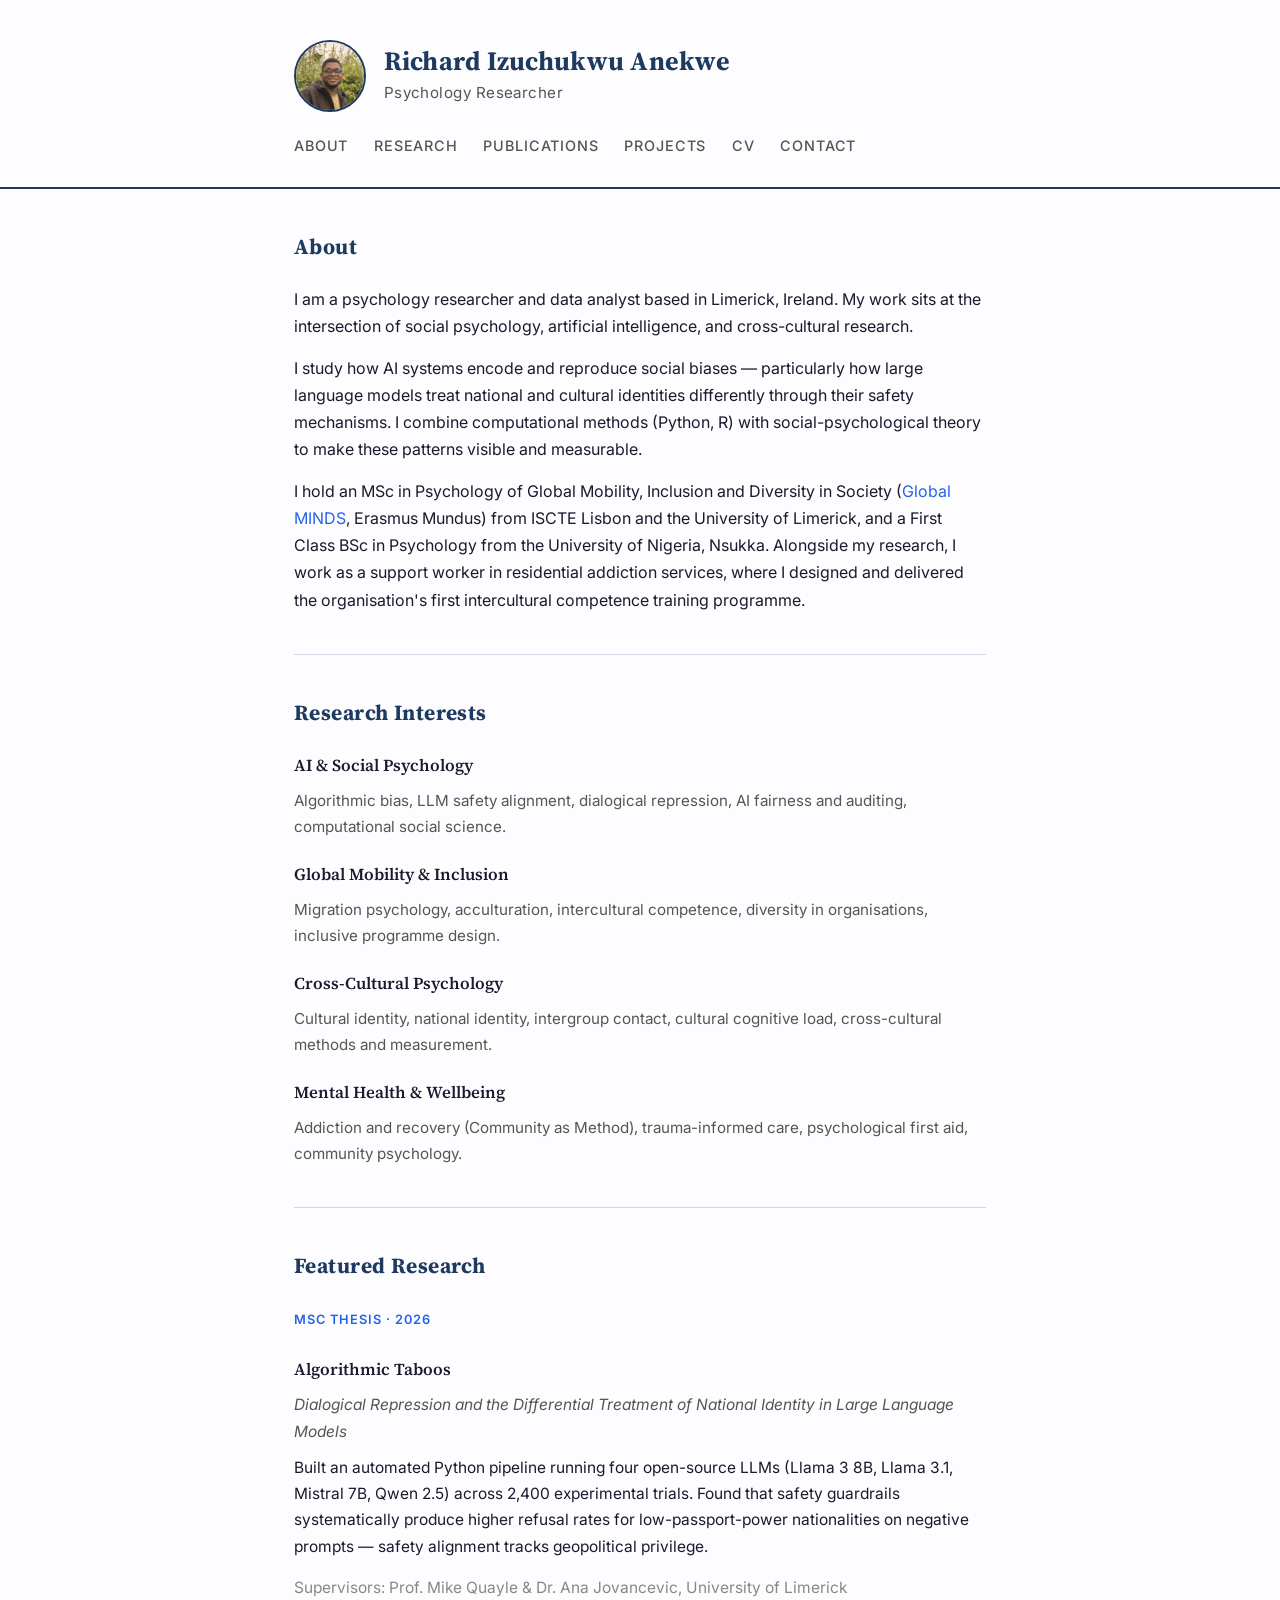
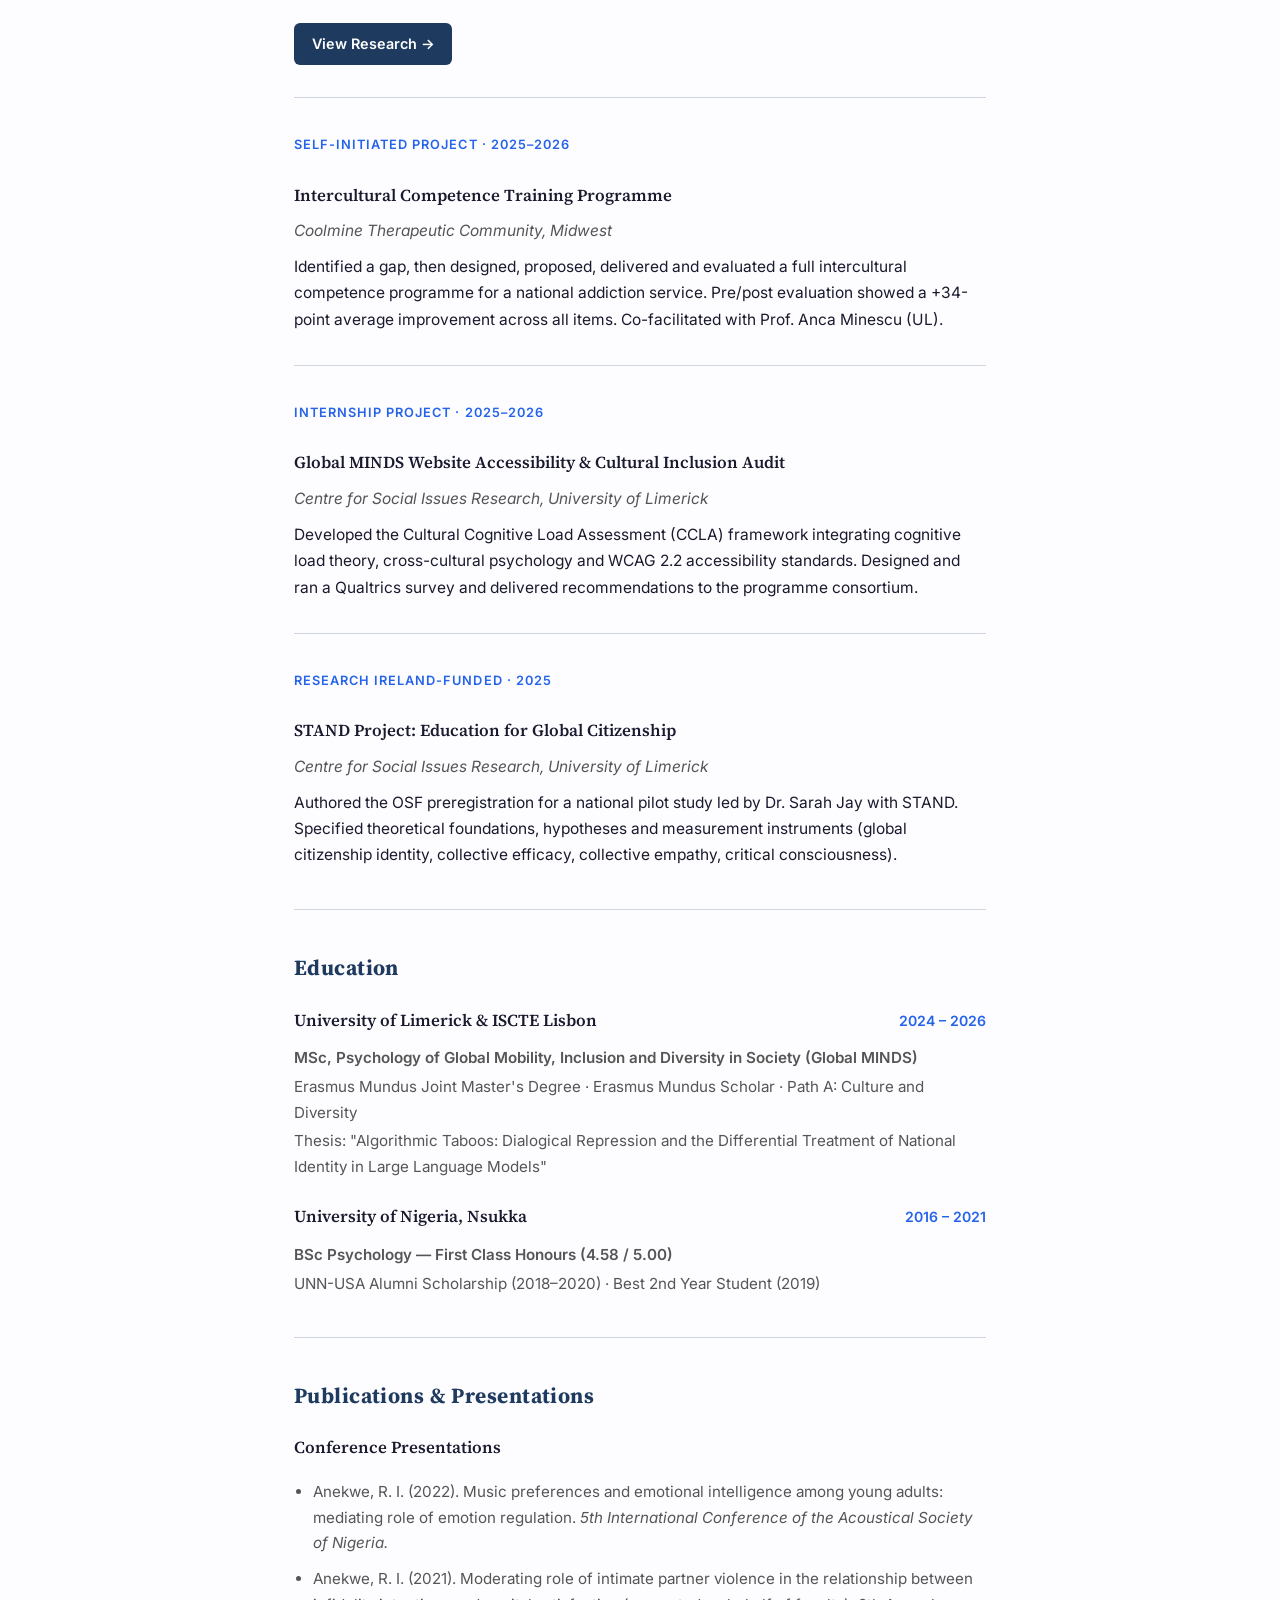
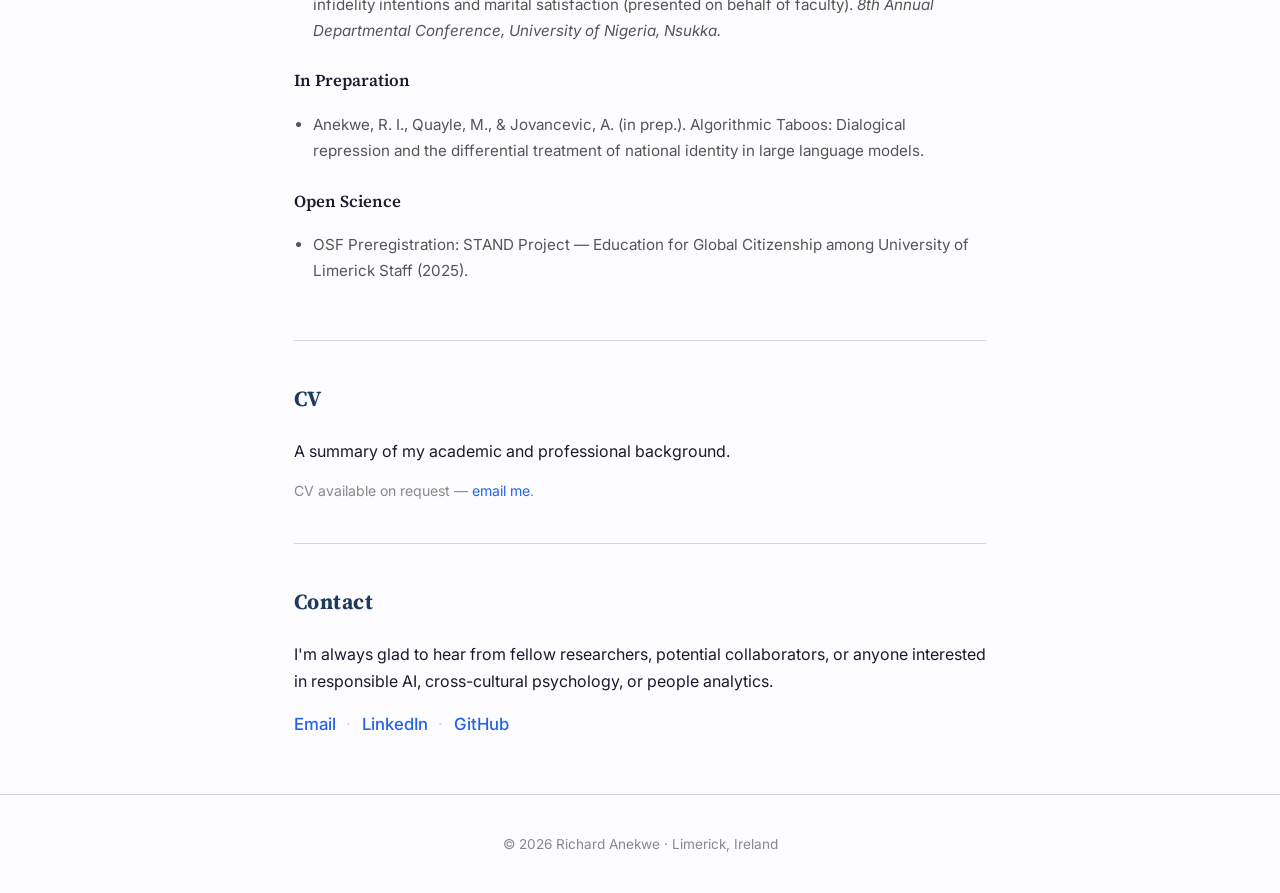
<file: index.html>
<!DOCTYPE html>
<html lang="en">
<head>
  <meta charset="utf-8">
  <meta name="viewport" content="width=device-width, initial-scale=1">
  <title>Richard Izuchukwu Anekwe</title>
  <meta name="description" content="Richard Anekwe — Psychology researcher studying AI bias, cross-cultural psychology, and global mobility. Erasmus Mundus Global MINDS scholar, University of Limerick.">
  <link rel="icon" href="data:image/svg+xml,%3Csvg xmlns='http://www.w3.org/2000/svg' viewBox='0 0 64 64'%3E%3Crect width='64' height='64' rx='14' fill='%231e3a5f'/%3E%3Ctext x='32' y='43' font-family='Georgia,serif' font-size='28' fill='%23fff' text-anchor='middle'%3ERA%3C/text%3E%3C/svg%3E">
  <link rel="preconnect" href="https://fonts.googleapis.com">
  <link rel="preconnect" href="https://fonts.gstatic.com" crossorigin>
  <link href="https://fonts.googleapis.com/css2?family=Source+Serif+4:opsz,wght@8..60,400;8..60,600;8..60,700&family=Inter:wght@400;500;600&display=swap" rel="stylesheet">
  <link rel="stylesheet" href="styles.css">
</head>
<body>

  <!-- ===== Header ===== -->
  <header class="header">
    <div class="wrap">
      <div class="header-name">
        <img src="photo.jpg" alt="Richard Anekwe" class="header-photo">
        <div>
          <h1>Richard Izuchukwu Anekwe</h1>
          <p class="header-role">Psychology Researcher</p>
        </div>
      </div>
      <nav aria-label="Main">
        <a href="#about">About</a>
        <a href="#research">Research</a>
        <a href="#publications">Publications</a>
        <a href="#projects">Projects</a>
        <a href="#cv">CV</a>
        <a href="#contact">Contact</a>
      </nav>
    </div>
  </header>

  <!-- ===== Main ===== -->
  <main class="wrap">

    <section id="about">
      <h2>About</h2>
      <div class="section-body" data-section="about"></div>
    </section>

    <section id="research">
      <h2>Research Interests</h2>
      <div class="section-body" data-section="research"></div>
    </section>

    <section id="projects">
      <h2>Featured Research</h2>
      <div class="section-body" data-section="featured"></div>
    </section>

    <section id="education">
      <h2>Education</h2>
      <div class="section-body" data-section="education"></div>
    </section>

    <section id="publications">
      <h2>Publications &amp; Presentations</h2>
      <div class="section-body" data-section="publications"></div>
    </section>

    <section id="cv">
      <h2>CV</h2>
      <div class="section-body" data-section="cv"></div>
    </section>

    <section id="contact">
      <h2>Contact</h2>
      <div class="section-body" data-section="contact"></div>
    </section>

  </main>

  <!-- ===== Footer ===== -->
  <footer class="footer">
    <div class="wrap">
      <p>&copy; 2026 Richard Anekwe · Limerick, Ireland</p>
    </div>
  </footer>

  <script src="script.js"></script>
</body>
</html>
</file>
<file: styles.css>
/* =====================================================================
   styles.css — clean academic layout.
   Blue accent colour: change --accent below to shift the whole site.
   ===================================================================== */

:root {
  --accent: #1e3a5f;         /* deep navy blue — your main colour */
  --accent-light: #2563eb;   /* brighter blue for links */
  --accent-bg: #f0f4fa;      /* very light blue tint */
  --text: #1a1a2e;
  --muted: #555;
  --light: #888;
  --line: #d0d7e3;
  --bg: #fdfdff;
  --surface: #ffffff;

  --serif: "Source Serif 4", Georgia, "Times New Roman", serif;
  --sans: "Inter", system-ui, -apple-system, "Segoe UI", sans-serif;
  --wrap: 740px;
}

/* ---- Reset ---- */
*, *::before, *::after { box-sizing: border-box; }
html { scroll-behavior: smooth; }
body {
  margin: 0; padding: 0;
  font-family: var(--sans);
  font-size: 16px; line-height: 1.7;
  color: var(--text);
  background: var(--bg);
  -webkit-font-smoothing: antialiased;
}
a { color: var(--accent-light); text-decoration: none; }
a:hover { text-decoration: underline; }
img { max-width: 100%; }
.wrap { max-width: var(--wrap); margin: 0 auto; padding: 0 24px; }

/* ---- Header ---- */
.header {
  border-bottom: 2px solid var(--accent);
  padding: 2.5rem 0 1.5rem;
}
.header .wrap {
  display: flex; flex-direction: column; gap: 1.25rem;
}
.header-name {
  display: flex; align-items: center; gap: 1.1rem;
}
.header-photo {
  width: 72px; height: 72px; border-radius: 50%; object-fit: cover;
  border: 2px solid var(--accent);
}
.header h1 {
  font-family: var(--serif);
  font-size: 1.65rem; font-weight: 700;
  letter-spacing: 0.01em;
  color: var(--accent); margin: 0; line-height: 1.2;
}
.header-role {
  margin: 0.15rem 0 0; font-size: 0.95rem; color: var(--muted);
  letter-spacing: 0.03em;
}
.header nav {
  display: flex; flex-wrap: wrap; gap: 0.4rem 1.6rem;
}
.header nav a {
  color: var(--muted); font-size: 0.9rem; font-weight: 500;
  text-transform: uppercase; letter-spacing: 0.06em;
  padding: 0.15rem 0; border-bottom: 2px solid transparent;
  transition: color 0.15s, border-color 0.15s;
}
.header nav a:hover {
  color: var(--accent); border-bottom-color: var(--accent);
  text-decoration: none;
}

/* ---- Sections ---- */
main { padding-bottom: 3rem; }

section {
  padding: 2.5rem 0 0;
  border-bottom: 1px solid var(--line);
}
section:last-child { border-bottom: none; }

section h2 {
  font-family: var(--serif);
  font-size: 1.35rem; font-weight: 700;
  color: var(--accent);
  margin: 0 0 1.25rem;
  letter-spacing: 0.02em;
}

.section-body { padding-bottom: 2.5rem; }
.section-body p { margin: 0 0 0.9rem; }
.section-body p:last-child { margin-bottom: 0; }

/* ---- Research interests grid ---- */
.interest { margin-bottom: 1.3rem; }
.interest:last-child { margin-bottom: 0; }
.interest h3 {
  font-family: var(--serif); font-size: 1.05rem; font-weight: 600;
  color: var(--text); margin: 0 0 0.2rem;
}
.interest p { margin: 0; color: var(--muted); font-size: 0.95rem; }

/* ---- Featured research ---- */
.featured-item {
  margin-bottom: 2rem; padding-bottom: 2rem;
  border-bottom: 1px solid var(--line);
}
.featured-item:last-child { border-bottom: none; margin-bottom: 0; padding-bottom: 0; }
.featured-item .label {
  font-size: 0.8rem; text-transform: uppercase; letter-spacing: 0.08em;
  color: var(--accent-light); font-weight: 600;
}
.featured-item h3 {
  font-family: var(--serif); font-size: 1.2rem; font-weight: 700;
  margin: 0.3rem 0 0.15rem; color: var(--accent);
}
.featured-item .subtitle {
  font-style: italic; color: var(--muted); margin: 0 0 0.6rem; font-size: 0.97rem;
}
.featured-item p { font-size: 0.97rem; }

/* ---- Education ---- */
.edu-item { margin-bottom: 1.5rem; }
.edu-item:last-child { margin-bottom: 0; }
.edu-head { display: flex; justify-content: space-between; align-items: baseline; flex-wrap: wrap; gap: 0.5rem; }
.edu-head h3 {
  font-family: var(--serif); font-size: 1.1rem; font-weight: 700;
  margin: 0; color: var(--text);
}
.period { font-size: 0.88rem; color: var(--accent-light); font-weight: 600; white-space: nowrap; }
.degree { font-weight: 600; margin: 0.25rem 0; }
.edu-item p { margin: 0.15rem 0; font-size: 0.95rem; color: var(--muted); }

/* ---- Publications ---- */
.section-body h3 {
  font-family: var(--serif); font-size: 1.05rem; font-weight: 600;
  color: var(--text); margin: 1.5rem 0 0.5rem;
}
.section-body h3:first-child { margin-top: 0; }
.section-body ul { padding-left: 1.2rem; }
.section-body li { margin: 0.6rem 0; font-size: 0.95rem; color: var(--muted); }

/* ---- Buttons ---- */
.btn {
  display: inline-block;
  padding: 0.55rem 1.1rem; border-radius: 6px;
  background: var(--accent); color: #fff;
  font-size: 0.9rem; font-weight: 600;
  transition: background 0.15s;
  margin-top: 0.5rem;
}
.btn:hover { background: var(--accent-light); text-decoration: none; }

/* ---- Meta text ---- */
.meta { font-size: 0.88rem; color: var(--light); }

/* ---- Contact ---- */
.contact-links {
  display: flex; flex-wrap: wrap; gap: 0.3rem 0;
  align-items: center; font-size: 1.05rem;
}
.contact-links a { font-weight: 500; }
.contact-links .sep { margin: 0 0.65rem; color: var(--line); user-select: none; }

/* ---- Footer ---- */
.footer {
  margin-top: 1rem;
  padding: 1.5rem 0;
  border-top: 1px solid var(--line);
  text-align: center; font-size: 0.85rem; color: var(--light);
}

/* ---- Responsive ---- */
@media (max-width: 600px) {
  .header h1 { font-size: 1.3rem; }
  .header-photo { width: 56px; height: 56px; }
  .header nav { gap: 0.3rem 1rem; }
  .edu-head { flex-direction: column; gap: 0; }
}
</file>
